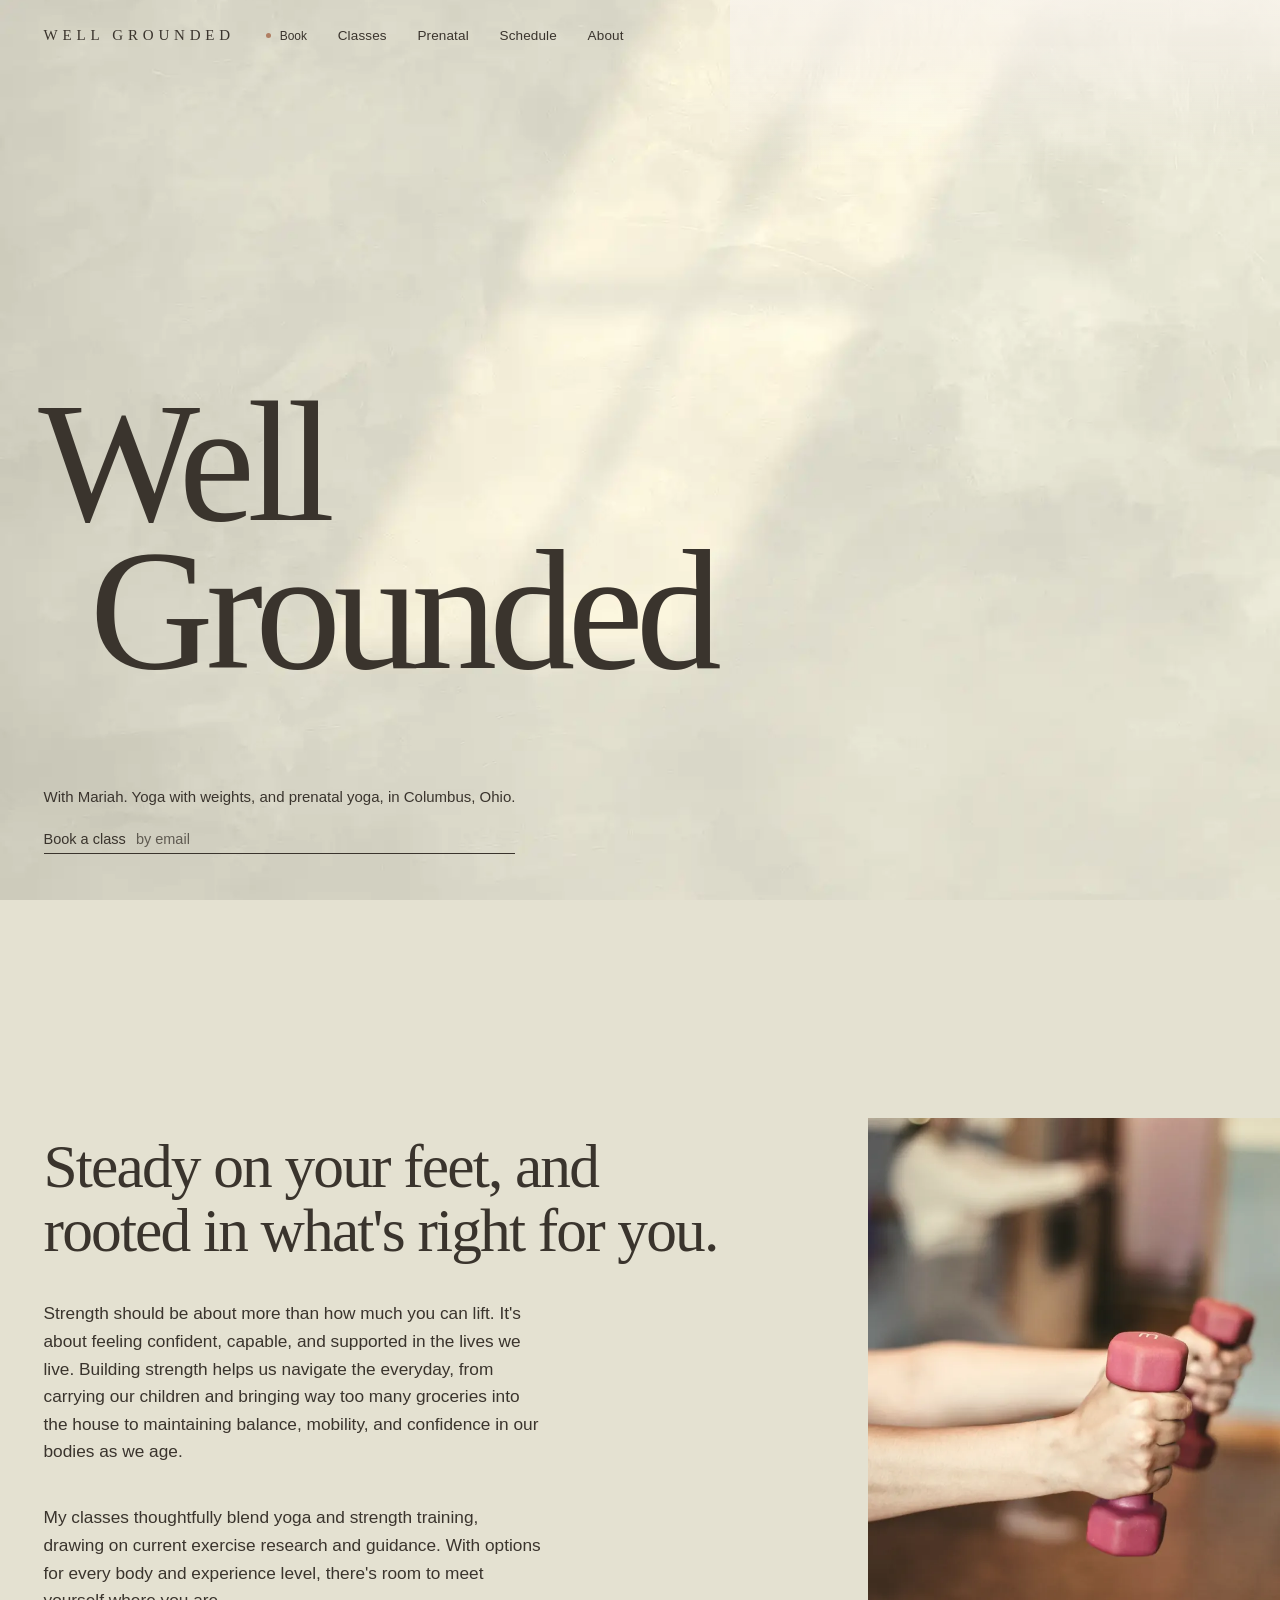
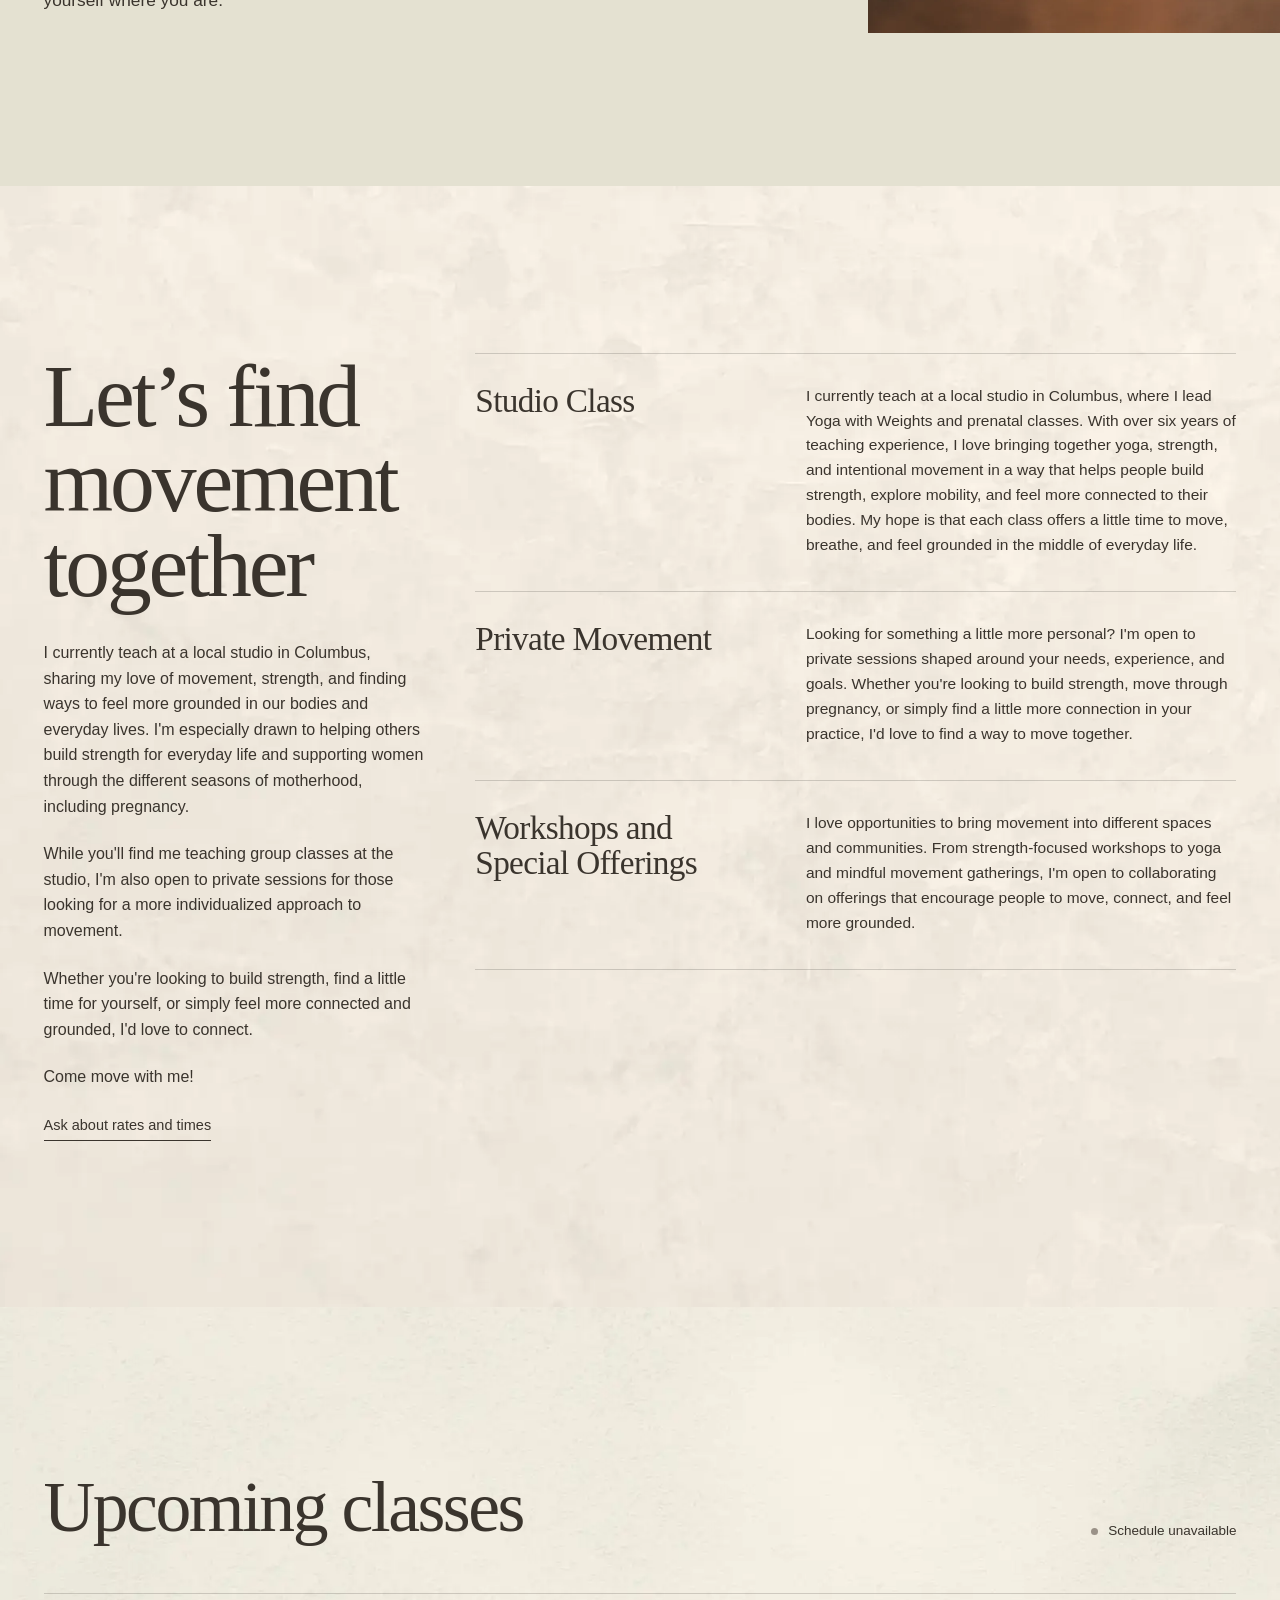
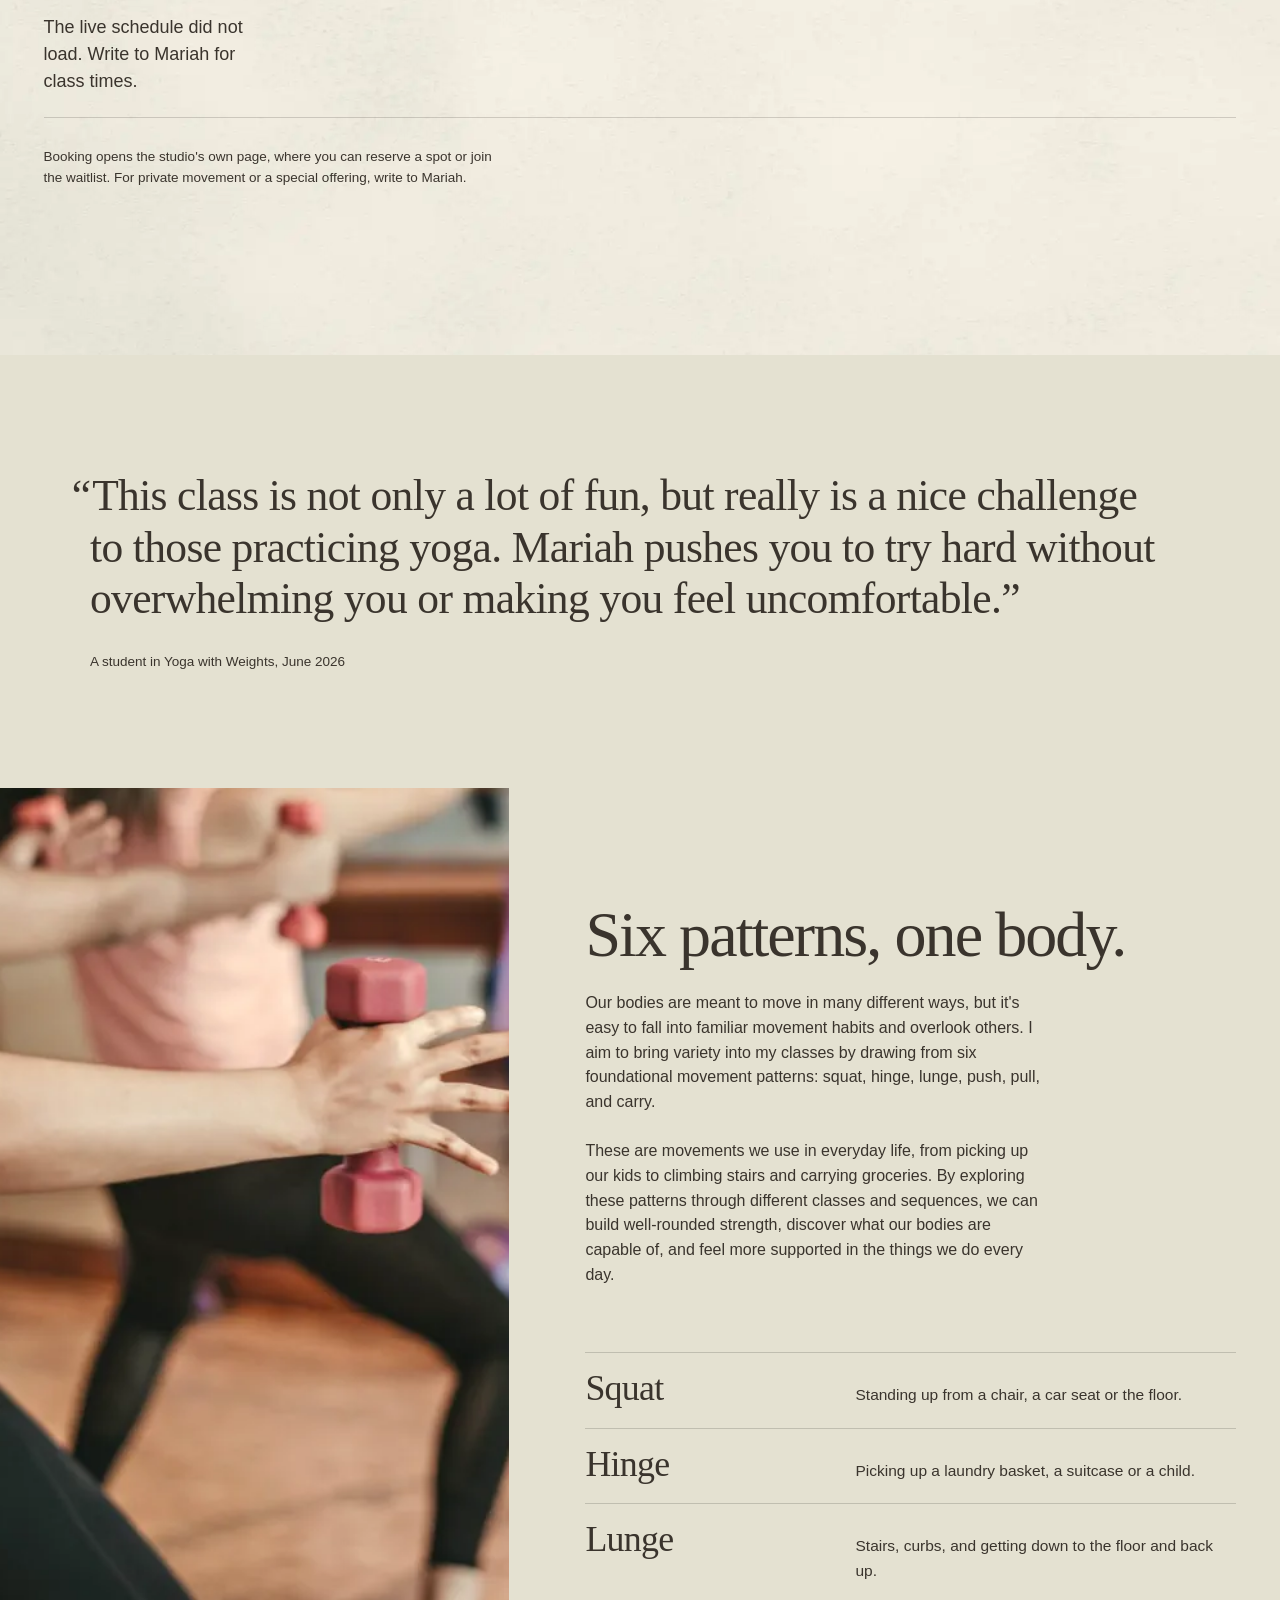
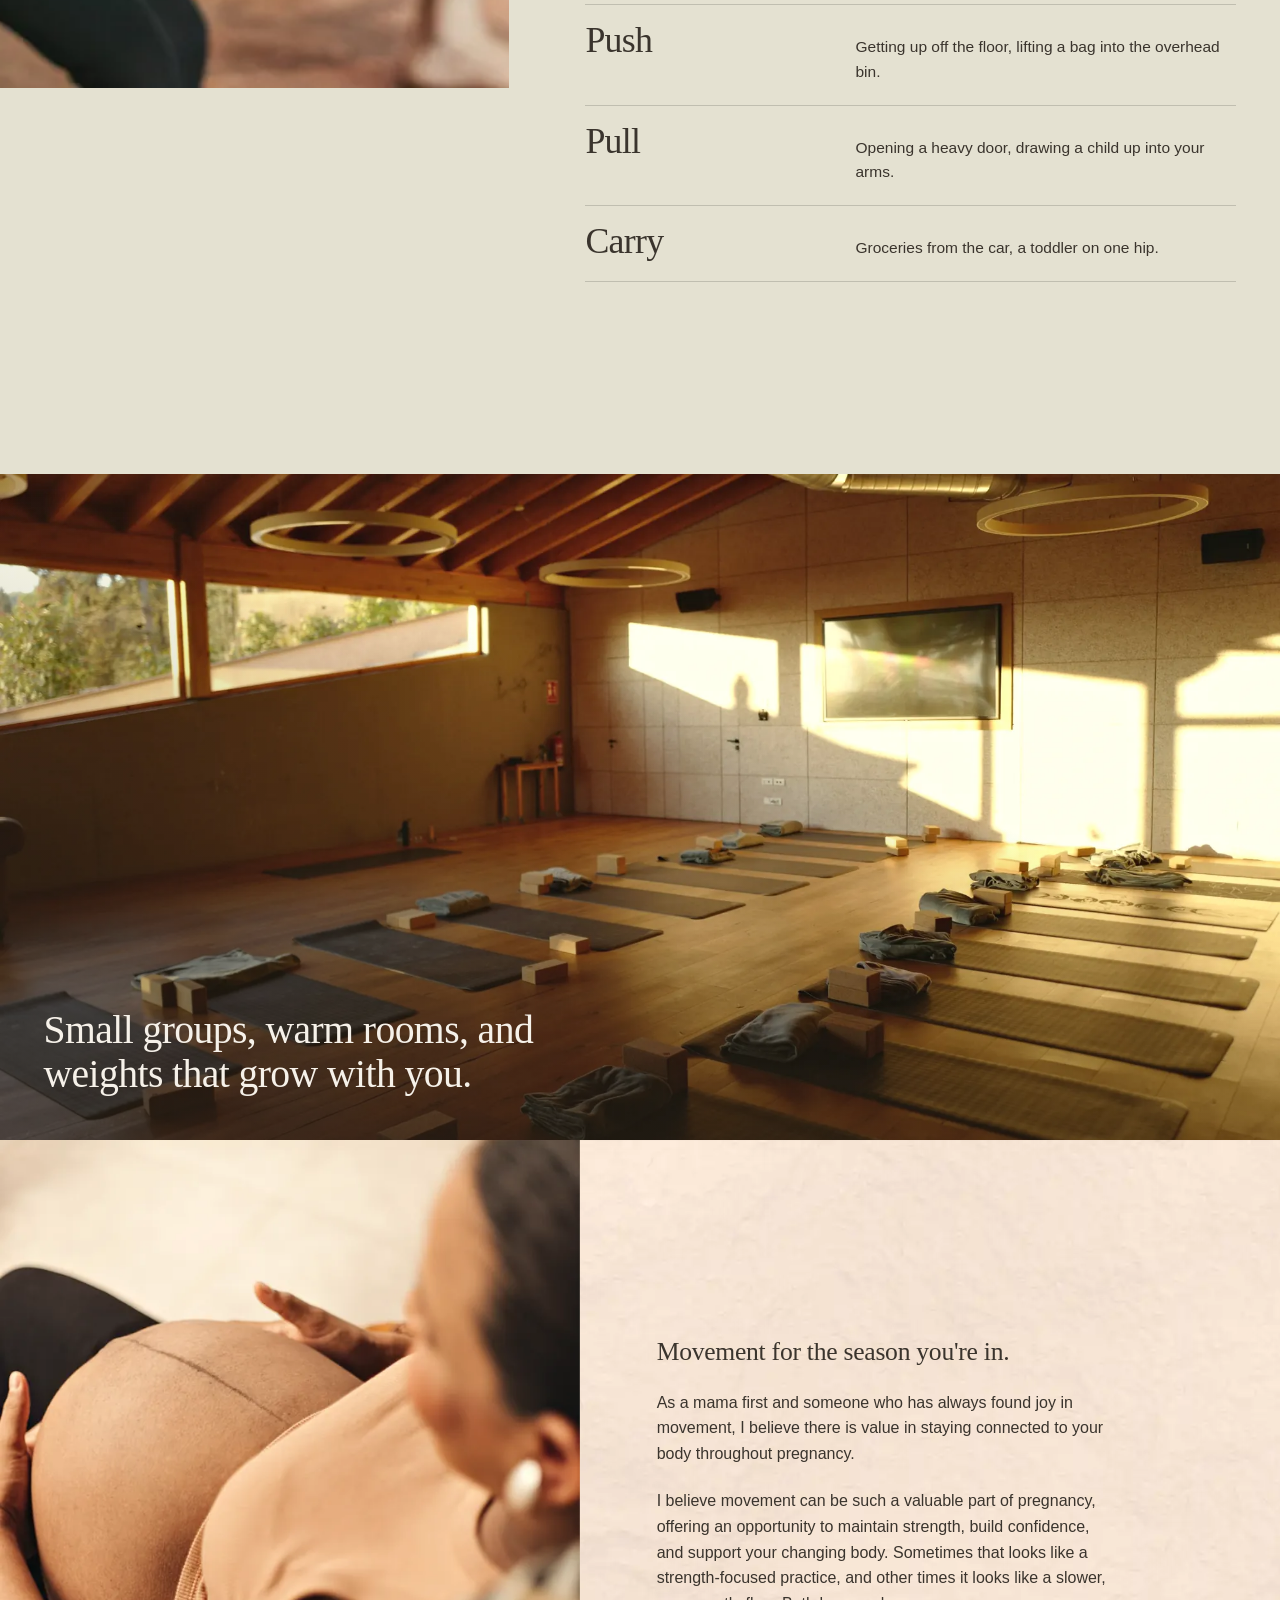
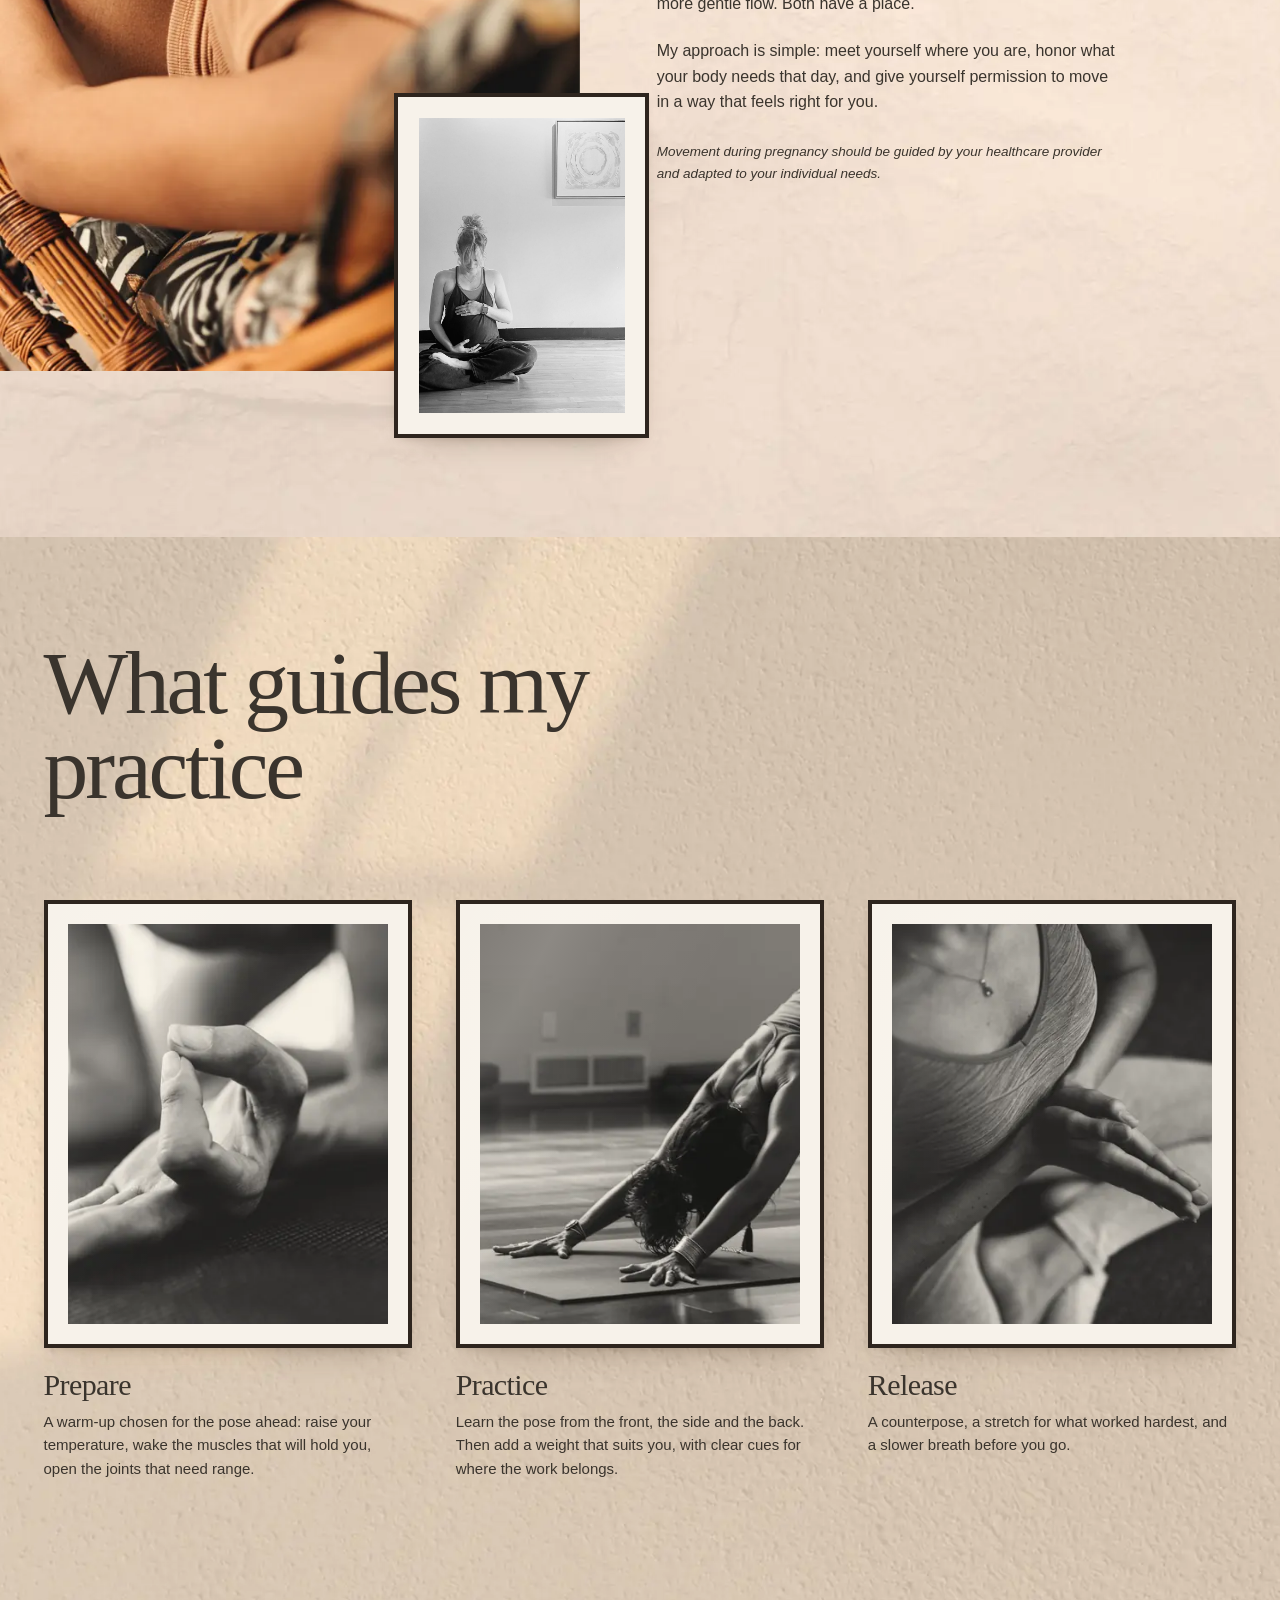
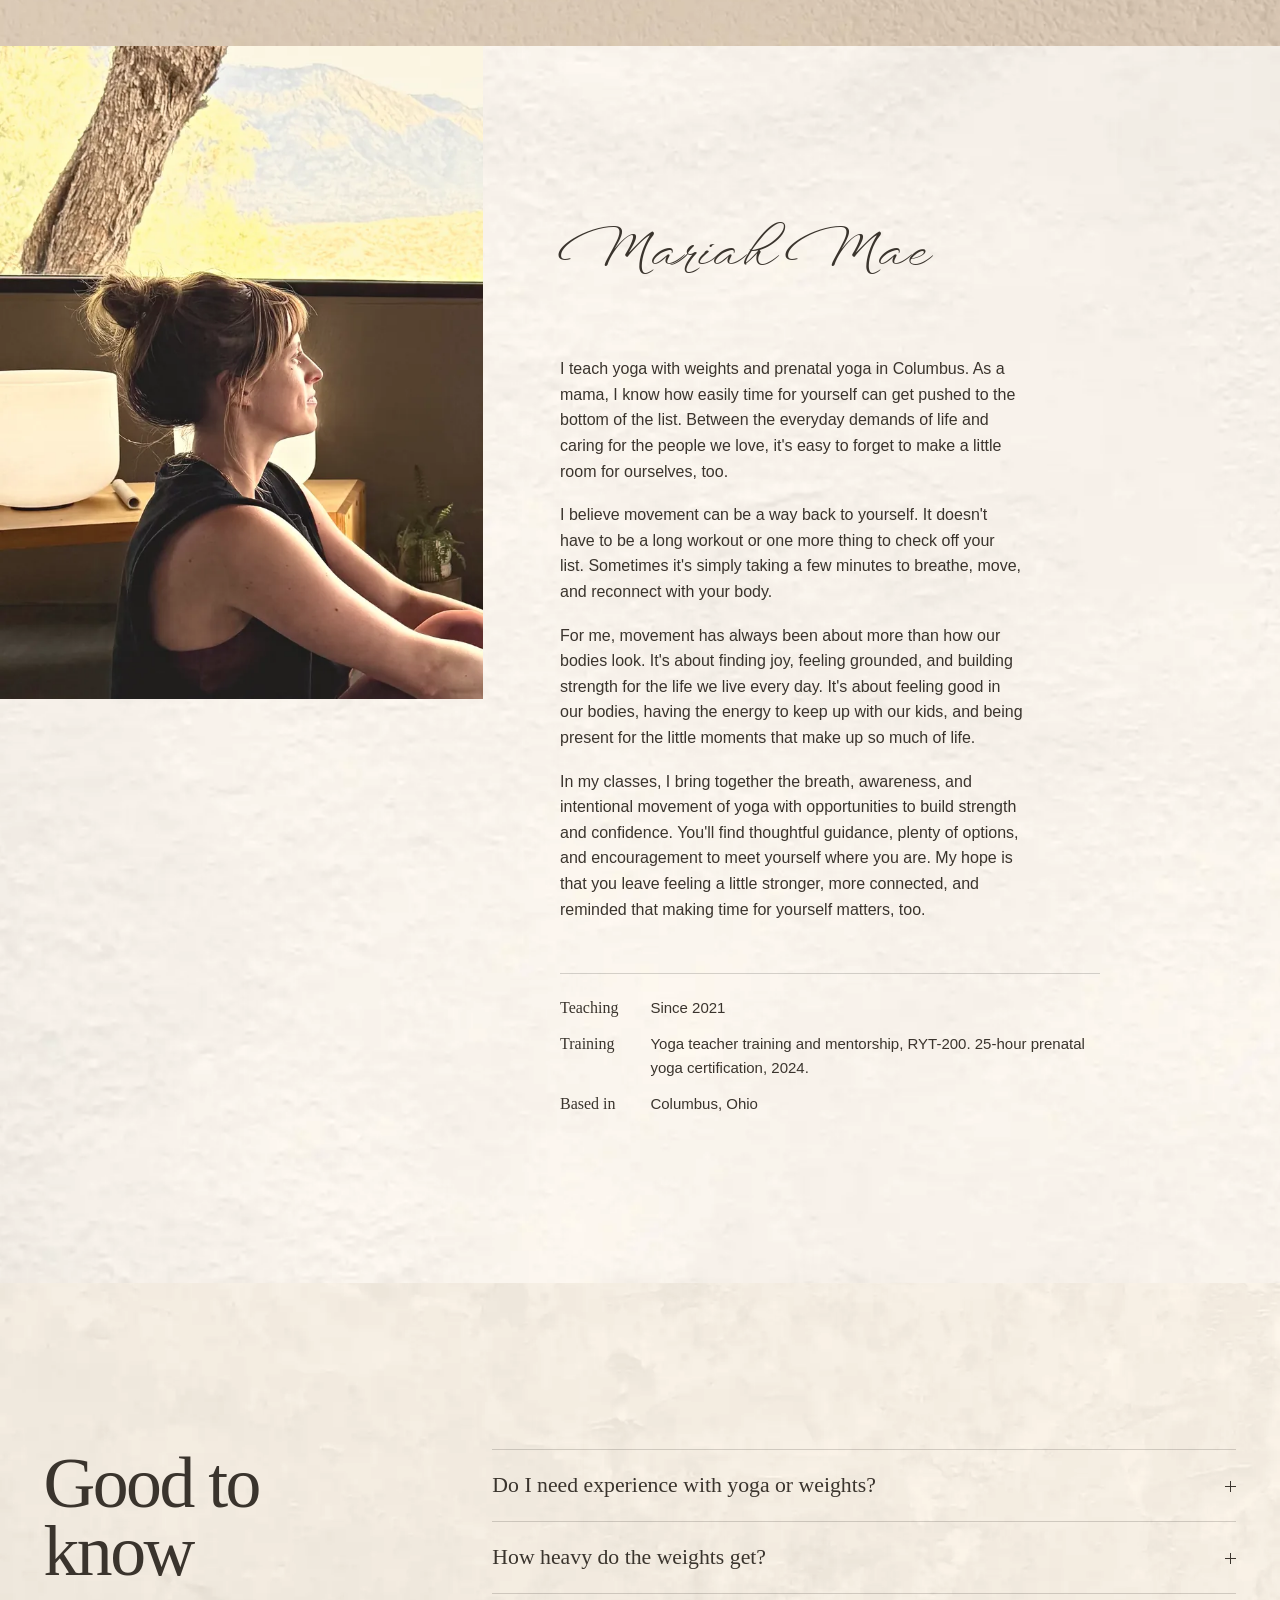
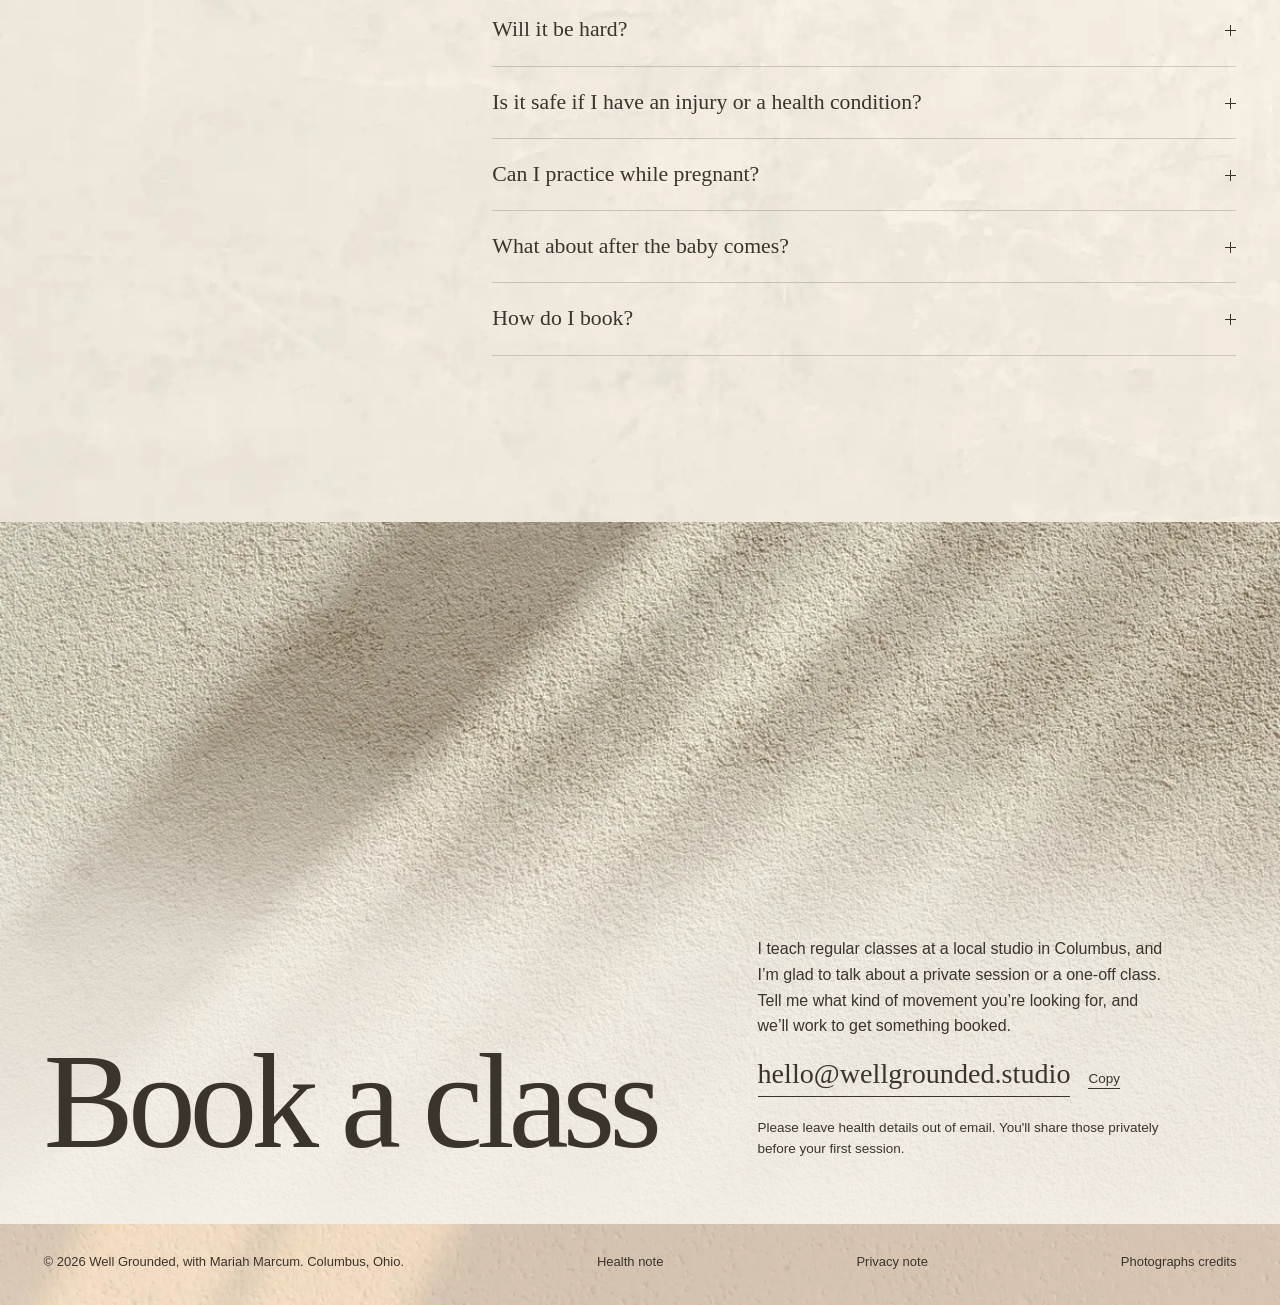
<file: index.html>
<!doctype html>
<html lang="en">
<head>
<meta charset="utf-8">
<meta name="viewport" content="width=device-width, initial-scale=1">
<title>Well Grounded, with Mariah Marcum</title>
<meta name="description" content="Yoga with weights, and prenatal yoga, with Mariah Marcum in Columbus, Ohio.">
<meta name="theme-color" content="#EEE9DF">
<script type="application/ld+json">
{"@context":"https://schema.org","@type":"LocalBusiness","@id":"https://wellgrounded.studio/#studio","name":"Well Grounded, with Mariah Marcum","alternateName":"Well Grounded","description":"Yoga with weights, and prenatal yoga, with Mariah Marcum in Columbus, Ohio.","url":"https://wellgrounded.studio/","email":"hello@wellgrounded.studio","image":"https://wellgrounded.studio/og.jpg","logo":"https://wellgrounded.studio/assets/brand/icon-512.png","areaServed":{"@type":"City","name":"Columbus","containedInPlace":{"@type":"State","name":"Ohio"}},"founder":{"@type":"Person","name":"Mariah Marcum","jobTitle":"Yoga teacher"},"knowsAbout":["Yoga","Yoga with weights","Prenatal yoga","Strength training"]}
</script>
<meta property="og:title" content="Well Grounded, with Mariah Marcum">
<meta property="og:description" content="Yoga with weights, and prenatal yoga, in Columbus, Ohio.">
<meta property="og:image" content="https://wellgrounded.studio/og.jpg">
<meta property="og:url" content="https://wellgrounded.studio/">
<meta property="og:type" content="website">
<meta name="twitter:card" content="summary_large_image">
<link rel="icon" type="image/png" sizes="32x32" href="assets/brand/favicon-32.png">
<link rel="apple-touch-icon" href="assets/brand/apple-touch-icon.png">
<link rel="canonical" href="https://wellgrounded.studio/">
<link rel="preconnect" href="https://api.fontshare.com" crossorigin>
<link rel="stylesheet" href="https://api.fontshare.com/v2/css?f[]=boska@300,400&f[]=switzer@300,400&display=swap">
<link rel="preload" as="image" href="assets/photo-golden/mariah-tree-1200.webp" type="image/webp">
<link rel="stylesheet" href="assets/css/site.css">
</head>
<body>
<a class="skip" href="#top">Skip to content</a>
<nav class="nav top" aria-label="Main">
  <div class="nav-brand">
    <a class="mark" href="#top">Well Grounded</a>
    <div class="nav-sub">
      <a class="book-dot" href="#book">Book</a>
      <ul id="menu">
        <li><a href="#classes">Classes</a></li>
        <li><a href="#prenatal">Prenatal</a></li>
        <li><a href="#schedule">Schedule</a></li>
        <li><a href="#about">About</a></li>
      </ul>
    </div>
  </div>
  <button class="menu-btn" aria-expanded="false" aria-controls="menu">Menu</button>
</nav>

<main id="top">
  <section class="hero" aria-labelledby="h1">
    <div class="shot reveal-img"><picture class="ph "><source type="image/webp" srcset="assets/photo-golden/mariah-tree-700.webp 700w, assets/photo-golden/mariah-tree-1200.webp 1200w, assets/photo-golden/mariah-tree-2000.webp 2000w" sizes="(max-width: 820px) 100vw, 43vw"><img src="assets/photo-golden/mariah-tree-1200.jpg" srcset="assets/photo-golden/mariah-tree-700.jpg 700w, assets/photo-golden/mariah-tree-1200.jpg 1200w, assets/photo-golden/mariah-tree-2000.jpg 2000w" sizes="(max-width: 820px) 100vw, 43vw" width="2000" height="2650" alt="Mariah in tree pose on a raked sand circle in the desert, late in the afternoon" loading="eager" fetchpriority="high" decoding="async" style="object-position:44% 0%"></picture></div>
    <h1 id="h1"><span class="w">Well</span><span class="l2"><span class="w">Grounded</span></span></h1>
    <div class="lede rv">
      <p><b>With Mariah.</b> Yoga with weights, and prenatal yoga, in Columbus, Ohio.</p>
      <a class="link" href="#book">Book a class <span>by email</span></a>
    </div>
  </section>

  <section class="statement" aria-label="Why weights">
    <div class="say">
      <p class="big rv">Steady on your feet, and <b>rooted in what's right for you.</b></p>
      <p class="sub rv">Strength should be about more than how much you can lift. It's about feeling confident, capable, and supported in the lives we live. Building strength helps us navigate the everyday, from carrying our children and bringing way too many groceries into the house to maintaining balance, mobility, and confidence in our bodies as we age.</p>
      <p class="sub rv">My classes thoughtfully blend yoga and strength training, drawing on current exercise research and guidance. With options for every body and experience level, there's room to meet yourself where you are.</p>
    </div>
    <figure class="side rv"><picture class="ph "><source type="image/webp" srcset="assets/photo-golden/hands-pink-700.webp 700w, assets/photo-golden/hands-pink-1200.webp 1200w, assets/photo-golden/hands-pink-2000.webp 2000w" sizes="(max-width: 820px) 100vw, 34vw"><img src="assets/photo-golden/hands-pink-1200.jpg" srcset="assets/photo-golden/hands-pink-700.jpg 700w, assets/photo-golden/hands-pink-1200.jpg 1200w, assets/photo-golden/hands-pink-2000.jpg 2000w" sizes="(max-width: 820px) 100vw, 34vw" width="2000" height="2760" alt="Two hands holding light pink dumbbells at shoulder height" loading="lazy" decoding="async" style="object-position:50% 45%"></picture></figure>
  </section>


  <section class="sheet classes" data-tx="stone" id="classes" aria-labelledby="h-classes">
    <div class="cgrid">
      <div class="cside"><h2 id="h-classes" class="rv">Let’s find movement together</h2><p class="rv">I currently teach at a local studio in Columbus, sharing my love of movement, strength, and finding ways to feel more grounded in our bodies and everyday lives. I'm especially drawn to helping others build strength for everyday life and supporting women through the different seasons of motherhood, including pregnancy.</p><p class="rv">While you'll find me teaching group classes at the studio, I'm also open to private sessions for those looking for a more individualized approach to movement.</p><p class="rv">Whether you're looking to build strength, find a little time for yourself, or simply feel more connected and grounded, I'd love to connect.</p><p class="rv"><b>Come move with me!</b></p><p class="rv"><a class="link" href="#book">Ask about rates and times</a></p></div>
      <ul class="rows">
      <li class="rv"><h3>Studio Class</h3><p>I currently teach at a local studio in Columbus, where I lead Yoga with Weights and prenatal classes. With over six years of teaching experience, I love bringing together yoga, strength, and intentional movement in a way that helps people build strength, explore mobility, and feel more connected to their bodies. My hope is that each class offers a little time to move, breathe, and feel grounded in the middle of everyday life.</p></li>
      <li class="rv"><h3>Private Movement</h3><p>Looking for something a little more personal? I'm open to private sessions shaped around your needs, experience, and goals. Whether you're looking to build strength, move through pregnancy, or simply find a little more connection in your practice, I'd love to find a way to move together.</p></li>
      <li class="rv"><h3>Workshops and Special Offerings</h3><p>I love opportunities to bring movement into different spaces and communities. From strength-focused workshops to yoga and mindful movement gatherings, I'm open to collaborating on offerings that encourage people to move, connect, and feel more grounded.</p></li>
      </ul>
    </div>
  </section>

  <section class="sheet schedule" data-tx="mist-lt" id="schedule" aria-labelledby="h-sched">
    <div class="shead">
      <h2 id="h-sched" class="rv">Upcoming classes</h2>
      <p class="live rv" aria-live="polite"><span class="dot" aria-hidden="true"></span><span class="ltext">Checking the live schedule</span></p>
    </div>
    <ol class="slist" aria-busy="true">
      <li class="ghost"></li><li class="ghost"></li><li class="ghost"></li><li class="ghost"></li>
    </ol>
    <p class="snote rv">Booking opens the studio's own page, where you can reserve a spot or join the waitlist. For private movement or a special offering, <a class="u" href="#book">write to Mariah</a>.</p>
  </section>

  <section class="sheet voice" aria-label="What a student said">
    <figure class="rv">
      <blockquote><p>This class is not only a lot of fun, but really is a nice challenge to those practicing yoga. Mariah <b>pushes you to try hard without overwhelming you</b> or making you feel uncomfortable.</p></blockquote>
      <figcaption>A student in Yoga with Weights, June 2026</figcaption>
    </figure>
  </section>

  <section class="patterns" aria-labelledby="h-pat">
    <figure class="stick"><picture class="ph "><source type="image/webp" srcset="assets/photo-golden/class-weights-700.webp 700w, assets/photo-golden/class-weights-1200.webp 1200w, assets/photo-golden/class-weights-2000.webp 2000w" sizes="(max-width: 820px) 100vw, 40vw"><img src="assets/photo-golden/class-weights-1200.jpg" srcset="assets/photo-golden/class-weights-700.jpg 700w, assets/photo-golden/class-weights-1200.jpg 1200w, assets/photo-golden/class-weights-2000.jpg 2000w" sizes="(max-width: 820px) 100vw, 40vw" width="2000" height="2000" alt="A small class lunging with light dumbbells" loading="lazy" decoding="async" style="object-position:40% 50%"></picture></figure>
    <div>
      <div class="head rv">
        <h2 id="h-pat">Six patterns, <b>one body.</b></h2>
        <p>Our bodies are meant to move in many different ways, but it's easy to fall into familiar movement habits and overlook others. I aim to bring variety into my classes by drawing from six foundational movement patterns: squat, hinge, lunge, push, pull, and carry.</p>
        <p>These are movements we use in everyday life, from picking up our kids to climbing stairs and carrying groceries. By exploring these patterns through different classes and sequences, we can build well-rounded strength, discover what our bodies are capable of, and feel more supported in the things we do every day.</p>
      </div>
      <ol class="plist">
        <li class="rv"><h3>Squat</h3><p>Standing up from a chair, a car seat or the floor.</p></li>
        <li class="rv"><h3>Hinge</h3><p>Picking up a laundry basket, a suitcase or a child.</p></li>
        <li class="rv"><h3>Lunge</h3><p>Stairs, curbs, and getting down to the floor and back up.</p></li>
        <li class="rv"><h3>Push</h3><p>Getting up off the floor, lifting a bag into the overhead bin.</p></li>
        <li class="rv"><h3>Pull</h3><p>Opening a heavy door, drawing a child up into your arms.</p></li>
        <li class="rv"><h3>Carry</h3><p>Groceries from the car, a toddler on one hip.</p></li>
      </ol>
    </div>
  </section>

  <section class="band"><picture class="ph "><source type="image/webp" srcset="assets/photo-golden/studio-golden-700.webp 700w, assets/photo-golden/studio-golden-1200.webp 1200w, assets/photo-golden/studio-golden-2000.webp 2000w" sizes="100vw"><img src="assets/photo-golden/studio-golden-1200.jpg" srcset="assets/photo-golden/studio-golden-700.jpg 700w, assets/photo-golden/studio-golden-1200.jpg 1200w, assets/photo-golden/studio-golden-2000.jpg 2000w" sizes="100vw" width="2000" height="1333" alt="" loading="lazy" decoding="async" style="object-position:50% 60%"></picture><p class="q">Small groups, warm rooms, and weights that <b>grow with you.</b></p></section>

  <section class="sheet prenatal" data-tx="blush" id="prenatal" aria-labelledby="h-pre">
    <div class="tall rv">
      <picture class="ph reveal-img"><source type="image/webp" srcset="assets/photo-golden/preg-rattan-700.webp 700w, assets/photo-golden/preg-rattan-1200.webp 1200w, assets/photo-golden/preg-rattan-2000.webp 2000w" sizes="(max-width: 820px) 90vw, 45vw"><img src="assets/photo-golden/preg-rattan-1200.jpg" srcset="assets/photo-golden/preg-rattan-700.jpg 700w, assets/photo-golden/preg-rattan-1200.jpg 1200w, assets/photo-golden/preg-rattan-2000.jpg 2000w" sizes="(max-width: 820px) 90vw, 45vw" width="2000" height="3000" alt="A pregnant woman resting in a rattan chair, hands on her belly" loading="lazy" decoding="async" style="object-position:45% 50%"></picture>
      <div class="inset"><div class="frame"><div class="mat"><picture class="ph"><img src="assets/photo-golden/mariah-prenatal-bw.jpg" width="1000" height="1111" alt="Mariah seated cross-legged, holding her pregnant belly" loading="lazy" decoding="async"></picture></div></div></div>
    </div>
    <div>
      <h2 id="h-pre" class="lead rv">Movement for the season you're in.</h2>
      <p class="body rv">As a mama first and someone who has always found joy in movement, I believe there is value in staying connected to your body throughout pregnancy.</p>
      <p class="body rv">I believe movement can be such a valuable part of pregnancy, offering an opportunity to maintain strength, build confidence, and support your changing body. Sometimes that looks like a strength-focused practice, and other times it looks like a slower, more gentle flow. Both have a place.</p>
      <p class="body rv">My approach is simple: meet yourself where you are, honor what your body needs that day, and give yourself permission to move in a way that feels right for you.</p>
      <p class="note rv"><em>Movement during pregnancy should be guided by your healthcare provider and adapted to your individual needs.</em></p>
    </div>
  </section>

  <section class="sheet method" data-tx="sand" aria-labelledby="h-method">
    <div class="intro"><h2 id="h-method" class="huge rv">What guides my practice</h2></div>
    <div class="prints">
      <figure class="print rv"><div class="frame"><div class="mat"><picture class="ph "><source type="image/webp" srcset="assets/photo-golden/mudra-bw-700.webp 700w, assets/photo-golden/mudra-bw-1200.webp 1200w, assets/photo-golden/mudra-bw-2000.webp 2000w" sizes="(max-width: 820px) 90vw, 30vw"><img src="assets/photo-golden/mudra-bw-1200.jpg" srcset="assets/photo-golden/mudra-bw-700.jpg 700w, assets/photo-golden/mudra-bw-1200.jpg 1200w, assets/photo-golden/mudra-bw-2000.jpg 2000w" sizes="(max-width: 820px) 90vw, 30vw" width="2000" height="1331" alt="A hand resting on a mat in a seated pose" loading="lazy" decoding="async"></picture></div></div><figcaption><b>Prepare</b> A warm-up chosen for the pose ahead: raise your temperature, wake the muscles that will hold you, open the joints that need range.</figcaption></figure>
      <figure class="print rv"><div class="frame"><div class="mat"><picture class="ph "><source type="image/webp" srcset="assets/photo-golden/down-dog-bw-700.webp 700w, assets/photo-golden/down-dog-bw-1200.webp 1200w, assets/photo-golden/down-dog-bw-2000.webp 2000w" sizes="(max-width: 820px) 90vw, 30vw"><img src="assets/photo-golden/down-dog-bw-1200.jpg" srcset="assets/photo-golden/down-dog-bw-700.jpg 700w, assets/photo-golden/down-dog-bw-1200.jpg 1200w, assets/photo-golden/down-dog-bw-2000.jpg 2000w" sizes="(max-width: 820px) 90vw, 30vw" width="2000" height="1333" alt="A woman in downward-facing dog in a studio" loading="lazy" decoding="async"></picture></div></div><figcaption><b>Practice</b> Learn the pose from the front, the side and the back. Then add a weight that suits you, with clear cues for where the work belongs.</figcaption></figure>
      <figure class="print rv"><div class="frame"><div class="mat"><picture class="ph "><source type="image/webp" srcset="assets/photo-golden/knee-bw-700.webp 700w, assets/photo-golden/knee-bw-1200.webp 1200w, assets/photo-golden/knee-bw-2000.webp 2000w" sizes="(max-width: 820px) 90vw, 30vw"><img src="assets/photo-golden/knee-bw-1200.jpg" srcset="assets/photo-golden/knee-bw-700.jpg 700w, assets/photo-golden/knee-bw-1200.jpg 1200w, assets/photo-golden/knee-bw-2000.jpg 2000w" sizes="(max-width: 820px) 90vw, 30vw" width="2000" height="1331" alt="Hands resting on a knee in a seated stretch" loading="lazy" decoding="async"></picture></div></div><figcaption><b>Release</b> A counterpose, a stretch for what worked hardest, and a slower breath before you go.</figcaption></figure>
    </div>
  </section>


  <section class="sheet about" data-tx="oat" id="about" aria-labelledby="h-about">
    <figure class="rv"><picture class="ph "><source type="image/webp" srcset="assets/photo-golden/mariah-window-700.webp 700w, assets/photo-golden/mariah-window-1200.webp 1200w, assets/photo-golden/mariah-window-2000.webp 2000w" sizes="(max-width: 820px) 100vw, 40vw"><img src="assets/photo-golden/mariah-window-1200.jpg" srcset="assets/photo-golden/mariah-window-700.jpg 700w, assets/photo-golden/mariah-window-1200.jpg 1200w, assets/photo-golden/mariah-window-2000.jpg 2000w" sizes="(max-width: 820px) 100vw, 40vw" width="1585" height="2636" alt="Mariah seated by a studio window, looking out toward the mountains" loading="lazy" decoding="async" style="object-position:50% 38%"></picture></figure>
    <div>
      <h2 id="h-about" class="sig"><span class="vh">Mariah Mae</span><span class="sigtext" aria-hidden="true">Mariah Mae</span></h2>
      <div class="body rv">
        <p>I teach yoga with weights and prenatal yoga in Columbus. As a mama, I know how easily time for yourself can get pushed to the bottom of the list. Between the everyday demands of life and caring for the people we love, it's easy to forget to make a little room for ourselves, too.</p>
        <p>I believe movement can be a way back to yourself. It doesn't have to be a long workout or one more thing to check off your list. Sometimes it's simply taking a few minutes to breathe, move, and reconnect with your body.</p>
        <p>For me, movement has always been about more than how our bodies look. It's about finding joy, feeling grounded, and building strength for the life we live every day. It's about feeling good in our bodies, having the energy to keep up with our kids, and being present for the little moments that make up so much of life.</p>
        <p>In my classes, I bring together the breath, awareness, and intentional movement of yoga with opportunities to build strength and confidence. You'll find thoughtful guidance, plenty of options, and encouragement to meet yourself where you are. My hope is that you leave feeling a little stronger, more connected, and reminded that making time for yourself matters, too.</p>
      </div>
      <dl class="rv"><dt>Teaching</dt><dd>Since 2021</dd><dt>Training</dt><dd>Yoga teacher training and mentorship, RYT-200. 25-hour prenatal yoga certification, 2024.</dd><dt>Based in</dt><dd>Columbus, Ohio</dd></dl>
    </div>
  </section>

  <section class="sheet faq" data-tx="stone" id="questions" aria-labelledby="h-faq">
    <div class="fgrid">
      <h2 id="h-faq" class="rv">Good to know</h2>
      <div class="flist">
      <details class="rv"><summary>Do I need experience with yoga or weights?</summary><p>No. Every pose has a simpler version, and you'll learn each strength pattern without weight before you add any.</p></details>
      <details class="rv"><summary>How heavy do the weights get?</summary><p>You start with a load you can control for every rep with steady breath, and go heavier as you get stronger. There's a range of dumbbells for every level.</p></details>
      <details class="rv"><summary>Will it be hard?</summary><p>It should feel challenging but controlled, about a 6 or 7 out of 10. You should always be able to breathe and talk in short sentences.</p></details>
      <details class="rv"><summary>Is it safe if I have an injury or a health condition?</summary><p>Often, with changes. Check with your clinician first and let Mariah know before class. Some conditions call for a private session to start.</p></details>
      <details class="rv"><summary>Can I practice while pregnant?</summary><p>Usually yes, with your provider's okay, in any trimester. You'll start with body weight and light loads and adjust as you go. Your provider has the final word.</p></details>
      <details class="rv"><summary>What about after the baby comes?</summary><p>Gentle breath and pelvic floor work can begin early, with your provider's okay. A return to loaded strength work comes gradually, often with input from a pelvic floor physical therapist.</p></details>
      <details class="rv"><summary>How do I book?</summary><p>For studio classes, choose a class under Upcoming classes and book it on the studio's page. For private movement or a special offering, write to Mariah.</p></details>
      </div>
    </div>
  </section>

  <section class="contact" id="book" aria-labelledby="h-book">
    <picture class="ph "><source type="image/webp" srcset="assets/photo-golden/plaster-light-700.webp 700w, assets/photo-golden/plaster-light-1200.webp 1200w, assets/photo-golden/plaster-light-2000.webp 2000w" sizes="(min-width: 1700px) 100vw, 1200px"><img src="assets/photo-golden/plaster-light-1200.jpg" srcset="assets/photo-golden/plaster-light-700.jpg 700w, assets/photo-golden/plaster-light-1200.jpg 1200w, assets/photo-golden/plaster-light-2000.jpg 2000w" sizes="(min-width: 1700px) 100vw, 1200px" width="2000" height="1333" alt="" loading="lazy" decoding="async"></picture>
    <div class="in">
      <h2 id="h-book" class="rv">Book a class</h2>
      <div class="c rv">
        <p>I teach regular classes at a local studio in Columbus, and I’m glad to talk about a private session or a one-off class. Tell me what kind of movement you’re looking for, and we’ll work to get something booked.</p>
        <p class="mailrow"><a class="mail" href="mailto:hello@wellgrounded.studio">hello@wellgrounded.studio</a><button class="copy" type="button" data-copy="hello@wellgrounded.studio">Copy</button><span class="copied" role="status" aria-live="polite"></span></p>
        <p class="small">Please leave health details out of email. You'll share those privately before your first session.</p>
      </div>
    </div>
  </section>
</main>
<footer>
  <span>&copy; 2026 Well Grounded, with Mariah Marcum. Columbus, Ohio.</span>
  <details><summary>Health <span class="u">note</span></summary><p>Classes are general fitness instruction, not medical advice. Check with your doctor or midwife before you start, especially during pregnancy, after a birth or with an injury, and stop if anything feels wrong.</p></details>
  <details><summary>Privacy <span class="u">note</span></summary><p>This site sets no cookies and runs no analytics. The class schedule loads from the studio's booking system (Momence) and the type from Fontshare, so those services see your browser's address when the page loads. Booking happens on the studio's own page, under its policies.</p></details>
  <details><summary>Photographs <span class="u">credits</span></summary><p>Photographs of Mariah are her own. The others are stand-ins under the Unsplash License until her shoot: <a href="https://unsplash.com/photos/person-holding-pink-and-white-dumbbells-lB6lbkbe1XA">@jules19</a>, <a href="https://unsplash.com/photos/woman-in-white-shirt-and-black-pants-doing-yoga-2YCy6l14Opo">@jules19</a>, <a href="https://unsplash.com/photos/a-row-of-yoga-mats-sitting-on-top-of-a-wooden-floor-IqZ4LlU8_Cs">@johncollins1</a>, <a href="https://unsplash.com/photos/a-person-standing-on-a-yoga-mat-on-the-floor-G9H5edUL0T8">@bearsnap</a>, <a href="https://unsplash.com/photos/a-person-standing-on-a-yoga-mat-on-the-floor-AX8cf6mkCzw">@bearsnap</a>, <a href="https://unsplash.com/photos/a-large-room-with-a-lot-of-yoga-mats-on-the-floor-dwka5DDrnY0">@pukhalskaya_olga</a>, <a href="https://unsplash.com/photos/woman-in-white-tank-top-and-black-shorts-sitting-on-brown-wooden-floor-LRcPNV8HQ3Q">@emdjay</a>, <a href="https://unsplash.com/photos/a-pregnant-woman-in-black-pants-and-a-tan-tank-top-qH3kUl3JUxc">@jefersonsantu</a>, <a href="https://unsplash.com/photos/a-pregnant-woman-sitting-in-a-wicker-chair-t69LuHAFtW4">@jefersonsantu</a>, <a href="https://unsplash.com/photos/brown-and-white-concrete-staircase-84NhYJL1GnE">@rooraggio</a>, <a href="https://unsplash.com/photos/light-and-shadow-on-a-textured-surface-TWf2BwFn0sY">@pawel_czerwinski</a>, <a href="https://unsplash.com/photos/a-vase-with-dried-flowers-on-a-wooden-table-RZ_i2lmpiRQ">@siorraidh</a>, <a href="https://unsplash.com/photos/green-plant-on-white-table-VcIznGsqU7Q">@xinimini</a>, <a href="https://unsplash.com/photos/a-yoga-mat-with-two-blocks-on-top-of-it-b8Q5fHBsyik">@samsheppardphoto</a>, <a href="https://unsplash.com/photos/a-large-building-with-large-windows-CFZ6-SEOKeY">@jekkiliciouss</a>, <a href="https://unsplash.com/photos/a-woman-sitting-on-a-yoga-mat-in-a-room-BPWTDYf7ICI">@lookphoto</a>, <a href="https://unsplash.com/photos/woman-in-white-tank-top-standing-beside-white-wall-PG3XeL1uWdU">@fiwol</a>, <a href="https://unsplash.com/photos/a-woman-in-a-yoga-pose-in-front-of-a-window-kjJURU0RmWM">@lookphoto</a>, <a href="https://unsplash.com/photos/a-group-of-people-sitting-on-top-of-a-lush-green-field-YEjwA2TofhQ">@mareawellness</a>, <a href="https://unsplash.com/photos/a-group-of-people-sitting-in-a-circle-in-a-room-ciqbTWuGgBI">@dillydallying</a>, <a href="https://unsplash.com/photos/woman-in-black-and-white-floral-brassiere-and-black-pants-kneeling-on-pink-yoga-mat-6LMRstrUWUE">@ohhbee</a>, <a href="https://unsplash.com/photos/woman-performing-yoga-t1NEMSm1rgI">@danewett</a>, <a href="https://unsplash.com/photos/a-woman-is-sitting-on-a-yoga-mat-IUj0G8A8c5c">@wildsoulmagsyogi</a>, <a href="https://unsplash.com/photos/a-woman-sitting-on-the-floor-in-a-yoga-pose-vDV-JauWp3Q">@alireza_skndari</a>, <a href="https://unsplash.com/photos/young-woman-in-white-clothes-sitting-near-window-5VlgToLnkoY">@haiiipo</a>, <a href="https://unsplash.com/photos/woman-in-black-tank-top-lying-on-white-bed-LKtTbJM4do8">@hlthomas</a>, <a href="https://unsplash.com/photos/a-woman-sitting-in-a-chair-dPgK_HnaY0w">@anthonytran</a>, <a href="https://unsplash.com/photos/woman-in-black-tank-top-and-black-pants-bending-her-body-on-floor-UxkcSzRWM2s">@ginnyrose</a>, <a href="https://unsplash.com/photos/grayscale-photo-of-persons-hand-nDnLMXYqOVs">@thlt_lcx</a>, <a href="https://unsplash.com/photos/woman-in-white-tank-top-and-black-pants-sitting-on-floor-mdfOR_YYSJY">@hlthomas</a>, <a href="https://unsplash.com/photos/a-black-and-white-photo-of-a-pregnant-woman-avkjGGhRr-4">@jefersonsantu</a>, <a href="https://unsplash.com/photos/a-black-and-white-photo-of-dumbbells-and-a-yoga-mat-HJQivJQwVkE">@vdphotography</a>, <a href="https://unsplash.com/photos/woman-in-white-tank-top-and-panty-eZIE5ZFR7Cs">@thlt_lcx</a>, <a href="https://unsplash.com/photos/woman-in-white-shirt-and-black-pants-doing-yoga-2YCy6l14Opo">@jules19</a>.</p></details>
</footer>

<script src="assets/js/vendor/gsap.min.js"></script>
<script src="assets/js/vendor/ScrollTrigger.min.js"></script>
<script src="assets/js/vendor/lenis.min.js"></script>
<script src="assets/js/site.js"></script>
</body>
</html>
</file>
<file: assets/css/site.css>
/* Well Grounded, with Mariah Marcum: site styles.
   Brand rules are in AGENTS.md at the repo root. Colours and fonts are set in :root below. */
:root{
  --mist:#E4E1D1; --mist-lt:#ECE8DC; --stone:#F0E9DE; --oat:#F6F1E9; --blush:#F1DFD0; --sand:#DCCAB6; --clay:#B07E62;
  --ink:#3A342D; --ink-2:#6A6157;
  --display:'Boska', Georgia, serif; --text:'Switzer', 'Helvetica Neue', Arial, sans-serif;
  --pad:clamp(20px, 3.4vw, 56px); --ease:cubic-bezier(.16,1,.3,1);
}
*{box-sizing:border-box}
html{background:var(--mist);-webkit-text-size-adjust:100%}
body::before{content:"";position:fixed;inset:0;z-index:-1;background:var(--mist) url(../texture-golden/wall.webp) center/cover no-repeat}
.tx-stone,.tx-blush,.tx-sand,.tx-mist-lt,.tx-oat{background-color:var(--bg)}
[data-tx=stone]{--bg:var(--stone)} [data-tx=blush]{--bg:var(--blush)} [data-tx=sand]{--bg:var(--sand)} [data-tx=mist-lt]{--bg:var(--mist-lt)} [data-tx=oat]{--bg:var(--oat)}
[data-tx]{background-color:var(--bg)}
.tx-stone{background:var(--stone) url(../texture-golden/stone.webp) center/cover}
.tx-blush{background:var(--blush) url(../texture-golden/blush.webp) center/cover}
.tx-sand{background:var(--sand) url(../texture-golden/sand.webp) center/cover}
.tx-mist-lt{background:var(--mist-lt) url(../texture-golden/mist-lt.webp) center/cover}
.tx-oat{background:var(--oat) url(../texture-golden/oat.webp) center/cover}
html.lenis,html.lenis body{height:auto} .lenis.lenis-smooth{scroll-behavior:auto!important}
body{margin:0;color:var(--ink);font:300 16.5px/1.6 var(--text);-webkit-font-smoothing:antialiased;text-rendering:optimizeLegibility}
a{color:inherit} p{margin:0} h1,h2,h3{margin:0;font-weight:300}
b{font-weight:400}
.skip{position:absolute;left:12px;top:-60px;z-index:50;background:var(--ink);color:var(--oat);padding:10px 14px;font-size:14px;text-decoration:none} .skip:focus{top:12px}
.vh{position:absolute!important;width:1px;height:1px;overflow:hidden;clip:rect(0 0 0 0);white-space:nowrap}
.ph{display:block;overflow:hidden;position:relative}
.ph img{display:block;width:100%;height:100%;object-fit:cover}
.d{font-family:var(--display);font-weight:300;letter-spacing:-.02em}
.d b{font-weight:400}

/* nav */
.nav{position:fixed;top:0;left:0;right:0;z-index:20;display:flex;align-items:center;justify-content:space-between;padding:24px var(--pad);color:var(--ink);transition:color .5s,background-color .5s,padding .5s var(--ease)}
.nav{transition:color .5s,background-color .5s,padding .5s var(--ease),transform .55s var(--ease),box-shadow .5s}
.nav.solid{background:rgba(238,233,223,.9);backdrop-filter:blur(14px) saturate(1.1);-webkit-backdrop-filter:blur(14px) saturate(1.1);padding-top:15px;padding-bottom:15px;box-shadow:0 1px 0 rgba(58,52,45,.08)}
.nav.away{transform:translateY(-100%)}
@media (prefers-reduced-motion: reduce){ .nav.away{transform:none} }
.nav[data-tone=light]{color:var(--oat)} .nav.solid[data-tone=light]{background:rgba(74,71,67,.9)}

.mark{font:400 15px/1 var(--display);letter-spacing:.32em;text-transform:uppercase;text-decoration:none;white-space:nowrap}

.nav-brand{display:flex;align-items:center;gap:clamp(18px,2.4vw,40px)}
.nav-sub{display:flex;align-items:center;gap:clamp(16px,2.4vw,40px)}
.nav-brand .book-dot{font:400 12px/1 var(--text)}
.nav ul{list-style:none;margin:0;padding:0;display:flex;gap:clamp(16px,2.4vw,40px);font:400 13.5px/1 var(--text);letter-spacing:.01em}
.nav ul li{white-space:nowrap}
.nav a{text-decoration:none;position:relative;padding:4px 0}
.nav ul a::after,.u::after{content:"";position:absolute;left:0;right:0;bottom:-2px;height:1px;background:currentColor;transform:scaleX(0);transform-origin:right;transition:transform .6s var(--ease)}
.nav ul a:hover::after,.u:hover::after,.nav ul a:focus-visible::after{transform:scaleX(1);transform-origin:left}
.book-dot::before{content:"";display:inline-block;width:5px;height:5px;border-radius:50%;background:var(--clay);margin-right:9px;vertical-align:2px}
.menu-btn{display:none}
.link{display:inline-flex;gap:.7em;align-items:baseline;font:400 14.5px/1 var(--text);text-decoration:none;padding-bottom:7px;border-bottom:1px solid currentColor;transition:gap .6s var(--ease),transform .6s var(--ease)}
.link:hover{gap:1.1em}
.cside .link{transition:transform .6s var(--ease)}
.cside .link:hover{gap:.7em;transform:translateX(6px)}
.link span{font-weight:300;opacity:.75}
.u{position:relative;text-decoration:none}

/* hero */
.hero{position:relative;height:100vh;height:100svh;min-height:640px;overflow:hidden;--split:57vw}
.hero .shot{position:absolute;top:0;bottom:0;left:var(--split);right:0}
.hero .shot::after{content:"";position:absolute;inset:0 0 auto 0;height:170px;background:linear-gradient(180deg,rgba(247,242,234,.86) 0%,rgba(247,242,234,.6) 38%,rgba(247,242,234,0) 100%);pointer-events:none}
.hero .shot .ph{height:100%}
.hero h1{z-index:2;position:absolute;left:calc(var(--pad) - .03em);bottom:clamp(170px,24vh,260px);font:300 clamp(72px,13.4vw,240px)/.86 var(--display);letter-spacing:-.045em;white-space:nowrap}
.hero h1 .l2{display:block;padding-left:.3em}
.hero h1 .w{display:inline-block}
.hero .over{position:absolute;inset:0;overflow:hidden;clip-path:inset(0 0 0 var(--split));pointer-events:none;color:var(--oat)}
.hero .lede{position:absolute;left:var(--pad);bottom:46px;max-width:30em;display:grid;gap:24px}
.hero .lede p{font:300 clamp(15px,1.1vw,18px)/1.45 var(--text)}
.hero .lede p b{font-weight:400}
.hero .cap{position:absolute;right:var(--pad);bottom:42px;color:var(--ink);font:400 13.5px/1.45 var(--text);text-align:right;max-width:19em}

/* statement */
.statement{padding:clamp(130px,17vw,250px) var(--pad) clamp(100px,12vw,180px);display:grid;grid-template-columns:repeat(12,minmax(0,1fr));gap:var(--pad)}
.statement .say{grid-column:1 / span 7;align-self:center}
.statement p.big{font:300 clamp(40px,4.8vw,80px)/1.03 var(--display);letter-spacing:-.03em}
.statement p.sub{margin-top:clamp(28px,3vw,44px);max-width:32em;font:300 clamp(17px,1.35vw,21px)/1.6 var(--text)}
.statement p.big b{font-weight:400}
.statement .side{grid-column:9 / -1;align-self:end;display:grid;gap:18px;margin:0 calc(var(--pad) * -1) 0 0}
.statement .side .ph{aspect-ratio:4/5}
.statement .side figcaption{padding-right:var(--pad);max-width:26em}
.statement .side figcaption{font:400 13.5px/1.5 var(--text)}

/* patterns */
.patterns{display:grid;grid-template-columns:minmax(0,5fr) minmax(0,7fr);gap:clamp(32px,6vw,110px);padding:0 var(--pad) clamp(130px,15vw,230px)}
.patterns .stick{position:sticky;top:0;height:100vh;height:100svh;align-self:start;margin:0 0 0 calc(var(--pad) * -1)}
.patterns .stick .ph{height:100%}
.patterns .stick figcaption{position:absolute;left:18px;bottom:16px;color:var(--oat);font:300 13px/1.4 var(--text)}
.patterns .head{padding-top:clamp(90px,9vw,140px);margin-bottom:clamp(40px,5vw,80px)}
.patterns h2{font:300 clamp(44px,5vw,80px)/1 var(--display);letter-spacing:-.03em}
.patterns h2 b{font-weight:400}
.patterns .head p{margin-top:24px;max-width:30em;font:300 clamp(16px,1.2vw,19px)/1.55 var(--text)}
@media (max-width: 820px){ .patterns .head p,.cside p,.prenatal .body,.statement p.sub{font-weight:400} }
.plist{list-style:none;margin:0;padding:0;border-top:1px solid rgba(51,54,47,.2)}
.plist li{display:grid;grid-template-columns:minmax(0,1fr) minmax(0,1.6fr);gap:8px 32px;align-items:baseline;padding:18px 0 20px;border-bottom:1px solid rgba(51,54,47,.2)}
.plist h3{font:300 clamp(30px,2.8vw,42px)/1 var(--display);letter-spacing:-.02em;transition:transform .7s var(--ease),font-weight .3s}
.plist li:hover h3{transform:translateX(10px)}
.plist p{font-size:15.5px;font-weight:400;max-width:28em}
.plist .life{font-size:13.5px;color:var(--ink)}
.plist .life b{color:var(--ink)}

/* wide band */
.band{position:relative;height:clamp(420px,74vh,840px);overflow:hidden}
.band .ph{position:absolute;inset:-12% 0;height:124%}
.band::after{content:"";position:absolute;inset:0;background:linear-gradient(20deg,rgba(52,38,26,.55) 0%,rgba(52,38,26,.18) 38%,rgba(52,38,26,0) 60%)}
.band .q{z-index:1;position:absolute;left:var(--pad);bottom:var(--pad);color:var(--oat);font:300 clamp(28px,3.1vw,50px)/1.12 var(--display);letter-spacing:-.015em;max-width:15em}
.band .q b{font-weight:400}

/* sheets */
.sheet{position:relative;padding:clamp(110px,13vw,200px) var(--pad)}
.sheet h2.huge{font:300 clamp(56px,7vw,104px)/.95 var(--display);letter-spacing:-.035em}
.sheet .intro{display:grid;grid-template-columns:minmax(0,1.3fr) minmax(0,1fr);gap:var(--pad);align-items:end;margin-bottom:clamp(60px,7vw,116px)}
.sheet .intro p{font:300 clamp(17px,1.3vw,20px)/1.55 var(--text);max-width:28em}

.rows{list-style:none;margin:0;padding:0;border-top:1px solid rgba(51,54,47,.2)}
.rows li{display:grid;grid-template-columns:minmax(0,1.1fr) minmax(0,1.5fr) minmax(0,.9fr);gap:var(--pad);padding:30px 0 34px;border-bottom:1px solid rgba(51,54,47,.2)}
.rows h3{font:300 clamp(28px,2.6vw,42px)/1.05 var(--display);letter-spacing:-.02em}
.rows p{font-size:15.5px;font-weight:400;max-width:31em} .rows .meta{font-size:13.5px;font-weight:400;color:var(--ink)}
.cgrid{display:grid;grid-template-columns:minmax(0,4fr) minmax(0,8fr);gap:clamp(28px,4vw,72px);align-items:start}
.cside{position:sticky;top:110px;display:grid;gap:22px}
.cside h2{font:300 clamp(56px,7vw,104px)/.95 var(--display);letter-spacing:-.035em;margin-bottom:10px}
.cside p{font:300 clamp(16px,1.2vw,19px)/1.6 var(--text);max-width:24em}
.cside .small{font:400 13.5px/1.55 var(--text)}
.classes .rows li{grid-template-columns:minmax(0,1fr) minmax(0,1.5fr);}
.classes .rows .meta{grid-column:2}
.after{display:grid;grid-template-columns:minmax(0,1.1fr) minmax(0,1.5fr) minmax(0,.9fr);gap:var(--pad);margin-top:46px;font-size:15px}
.after p{max-width:31em;font-weight:400}

.prenatal{display:grid;grid-template-columns:minmax(0,6fr) minmax(0,6fr);gap:clamp(32px,6vw,110px);align-items:start;padding-top:0;padding-left:0}
.prenatal > div:last-child{padding-top:clamp(110px,13vw,200px)}
.prenatal .tall{position:relative}
.prenatal .tall .ph{aspect-ratio:3/4.3}
.prenatal .inset{position:absolute;right:-12%;bottom:-8%;width:44%}
.prenatal h2{font:300 clamp(56px,7vw,104px)/.95 var(--display);letter-spacing:-.035em;margin-top:clamp(10px,4vw,60px)}
.prenatal .lead{margin-top:30px;font:300 clamp(22px,2vw,32px)/1.22 var(--display);letter-spacing:-.01em}
.prenatal .lead b{font-weight:400}
.prenatal .body{margin-top:22px;font:300 clamp(16px,1.2vw,18px)/1.6 var(--text);max-width:30em}
.tri{list-style:none;margin:42px 0 0;padding:0;border-top:1px solid rgba(51,54,47,.2)}
.tri li{padding:20px 0 22px;border-bottom:1px solid rgba(51,54,47,.2);font-size:15.5px;font-weight:400;max-width:34em}
.tri b{display:block;font:400 20px/1.2 var(--display);margin-bottom:6px}
.prenatal .note{margin-top:26px;font-size:13.5px;font-weight:400;max-width:34em}
.prenatal .link{margin-top:32px}

/* framed silver prints */
.frame{position:relative;background:#2E251E;padding:4px;box-shadow:0 18px 34px -24px rgba(60,40,20,.45),0 4px 10px -6px rgba(60,40,20,.25)}
.method .frame::after{content:"";position:absolute;inset:4px;pointer-events:none;background:linear-gradient(118deg,rgba(255,252,246,0) 28%,rgba(255,252,246,.14) 40%,rgba(255,252,246,.04) 47%,rgba(255,252,246,0) 58%);background-size:220% 100%;background-position:var(--glare,70%) 0;transition:background-position 1.4s var(--ease)}
.method .frame:hover::after{--glare:30%}
.mat{background:#F7F2EA;padding:clamp(12px,1.6vw,26px)}
.method{color:var(--ink);padding-top:clamp(72px,8vw,128px)}
.method .intro p{color:var(--ink)}
.method .prints{display:grid;grid-template-columns:repeat(3,minmax(0,1fr));gap:clamp(24px,3.4vw,60px);align-items:start}
.method .print{margin:0}
.method .print .ph{aspect-ratio:4/5}
.method figcaption{margin-top:22px;font:400 15px/1.55 var(--text);max-width:24em;color:var(--ink)}
.method figcaption b{display:block;font:300 30px/1 var(--display);letter-spacing:-.02em;margin-bottom:10px;color:var(--ink)}


.wall{display:flex;gap:clamp(18px,2.4vw,40px);overflow-x:auto;padding:30px var(--pad) 50px;margin:0 calc(var(--pad)*-1);scroll-snap-type:x proximity;scrollbar-width:thin}
.wall figure{margin:0;flex:0 0 auto;scroll-snap-align:start}
.wall img{display:block;height:clamp(220px,30vw,430px);width:auto}
.wall .page{box-shadow:0 24px 40px -26px rgba(60,40,20,.45),0 2px 6px -2px rgba(60,40,20,.16)}
.wall figcaption{font:400 13.5px/1.5 var(--text);margin-top:14px;max-width:28em}
.wall figcaption b{color:var(--ink);display:block}
.facts{display:flex;flex-wrap:wrap;gap:12px clamp(28px,4.4vw,72px);list-style:none;margin:clamp(44px,6vw,84px) 0 0;padding:0;font:300 clamp(20px,2vw,30px)/1.2 var(--display)}
.facts b{font-weight:400}

.about{display:grid;grid-template-columns:minmax(0,5fr) minmax(0,7fr);gap:clamp(32px,6vw,110px);align-items:start;padding-top:0;padding-left:0}
.about > div{padding-top:clamp(110px,13vw,200px)}
.about figure{margin:0} .about figure .ph{aspect-ratio:4/5.4}
.about figcaption{padding-left:var(--pad);margin-top:14px;font:400 13.5px/1.4 var(--text)}
@font-face{font-family:'WindSong';src:url(../fonts/windsong/WindSong-Regular.woff2) format('woff2');font-display:swap}
.about h2.sig{margin:0}
.sigtext{display:inline-block;max-width:100%;font:400 clamp(30px,3.9vw,64px)/1.5 'WindSong',cursive;color:var(--ink);white-space:nowrap;padding:.1em .25em .25em 0;margin-left:-.05em}
.motion .sigtext{clip-path:inset(0 100% 0 0)}
.motion .sigtext.signed{clip-path:inset(0 0 0 0);transition:clip-path 2.4s cubic-bezier(.45,.05,.3,1)}
.about .body{margin-top:clamp(30px,4vw,54px);display:grid;gap:18px;max-width:32em;font:300 clamp(16px,1.2vw,18px)/1.6 var(--text)}
.about dl{margin:clamp(32px,4vw,56px) 0 0;display:grid;grid-template-columns:auto 1fr;gap:12px 32px;font-size:15px;font-weight:400;border-top:1px solid rgba(51,54,47,.2);padding-top:22px;max-width:36em}
.about dt{font:400 16px/1.5 var(--display)} .about dd{margin:0}

.contact{position:relative;min-height:78vh;min-height:78svh;display:flex;align-items:flex-end;overflow:hidden}
.contact > .ph{position:absolute;inset:-8% 0;height:116%}
.contact::after{content:"";position:absolute;inset:0;background:linear-gradient(180deg,rgba(246,241,233,0) 30%,rgba(246,241,233,.72) 62%,rgba(246,241,233,.92) 100%)}
.contact .in{position:relative;z-index:1;padding:var(--pad) var(--pad) clamp(40px,5vw,72px);width:100%;display:grid;grid-template-columns:minmax(0,1.4fr) minmax(0,1fr);gap:var(--pad);align-items:end}
.contact h2{font:300 clamp(72px,10.6vw,184px)/.86 var(--display);letter-spacing:-.045em}
.contact .c{display:grid;gap:20px;max-width:26em;font:300 clamp(16px,1.2vw,18px)/1.6 var(--text)}
.contact .mail{font:300 clamp(24px,2.2vw,34px)/1.1 var(--display);text-decoration:none;border-bottom:1px solid currentColor;padding-bottom:6px;justify-self:start}
.mailrow{display:flex;align-items:baseline;gap:18px;flex-wrap:wrap}
.copy{background:none;border:0;padding:0 0 3px;border-bottom:1px solid currentColor;font:400 13.5px/1 var(--text);color:inherit;cursor:pointer}
.copied{font:400 13.5px/1 var(--text)}
.contact .small{font-size:13.5px;font-weight:400}
footer{background:var(--sand) url(../texture-golden/sand.webp) center/cover;color:var(--ink);padding:28px var(--pad) 34px;display:flex;justify-content:space-between;gap:20px;font:300 13px/1.5 var(--text);flex-wrap:wrap}
footer{align-items:flex-start} footer details{max-width:40em} footer summary{cursor:pointer;list-style:none} footer details p{margin-top:10px;opacity:.8;line-height:1.7} footer a{text-decoration:none}

.schedule .shead{display:flex;justify-content:space-between;align-items:end;gap:var(--pad);flex-wrap:wrap;margin-bottom:clamp(36px,4vw,60px)}
.schedule h2{font:300 clamp(48px,5.6vw,92px)/.95 var(--display);letter-spacing:-.035em}
.live{display:flex;align-items:center;gap:10px;font:400 13.5px/1.4 var(--text)}
.live .dot{width:7px;height:7px;border-radius:50%;background:var(--clay);box-shadow:0 0 0 0 rgba(176,126,98,.5);animation:pulse 2.4s var(--ease) infinite}
.live.off .dot{background:#9A9187;animation:none}
@keyframes pulse{0%{box-shadow:0 0 0 0 rgba(176,126,98,.45)}70%{box-shadow:0 0 0 9px rgba(176,126,98,0)}100%{box-shadow:0 0 0 0 rgba(176,126,98,0)}}
.slist{list-style:none;margin:0;padding:0;border-top:1px solid rgba(58,52,45,.2);view-transition-name:schedule}
.slist li{display:grid;grid-template-columns:minmax(0,1.1fr) minmax(0,.7fr) minmax(0,2fr) minmax(0,1.1fr) auto;gap:8px var(--pad);align-items:baseline;padding:20px 0 22px;border-bottom:1px solid rgba(58,52,45,.2);font-variant-numeric:tabular-nums}
.slist .when{font:300 clamp(22px,1.9vw,30px)/1.1 var(--display);letter-spacing:-.01em}
.slist .time{font:400 15px/1.4 var(--text)}
.slist .t2{display:none}
.slist .what{font:300 clamp(20px,1.6vw,26px)/1.2 var(--display)}
.slist .what small{display:block;font:400 13.5px/1.5 var(--text);margin-top:4px}
.slist .spots{font:400 13.5px/1.4 var(--text)}
.slist .book{font:400 14.5px/1 var(--text);text-decoration:none;padding-bottom:6px;border-bottom:1px solid currentColor;white-space:nowrap;justify-self:end}
.slist .book:hover{border-bottom-color:var(--clay)}
.slist .ghost{height:72px;background:linear-gradient(90deg,rgba(58,52,45,.04),rgba(58,52,45,.09),rgba(58,52,45,.04));background-size:200% 100%;animation:shimmer 1.6s linear infinite}
@keyframes shimmer{to{background-position:-200% 0}}
.slist .empty{display:block;font:300 18px/1.5 var(--text)}
.snote{margin-top:28px;font:400 13.5px/1.6 var(--text);max-width:60ch}
@media (max-width: 820px){
  .slist li{grid-template-columns:1fr auto;gap:4px 16px;padding:16px 0 18px}
  .slist .t2{display:inline;font:400 15px/1 var(--text)} .slist .time{display:none}
  .slist .when{grid-column:1;font-size:22px} .slist .book{grid-column:2;grid-row:1 / span 3;align-self:center}
  .slist .what,.slist .spots{grid-column:1} .slist .what{font-size:20px} .slist .what small{display:block;margin-top:2px;white-space:nowrap}
}
@media (prefers-reduced-motion: reduce){ .live .dot,.slist .ghost{animation:none} }
.fgrid{display:grid;grid-template-columns:minmax(0,4fr) minmax(0,8fr);gap:clamp(32px,6vw,110px);align-items:start}
.faq h2{font:300 clamp(48px,5.6vw,92px)/.95 var(--display);letter-spacing:-.035em;position:sticky;top:110px}
.flist{border-top:1px solid rgba(58,52,45,.2)}
.flist details{border-bottom:1px solid rgba(58,52,45,.2)}
.flist summary{list-style:none;cursor:pointer;display:flex;justify-content:space-between;gap:24px;align-items:baseline;padding:22px 0;font:300 clamp(20px,1.7vw,26px)/1.25 var(--display)}
.flist summary::-webkit-details-marker{display:none}
.flist summary::after{content:"";flex:0 0 11px;height:11px;margin-top:6px;background:linear-gradient(currentColor,currentColor) center/11px 1px no-repeat,linear-gradient(currentColor,currentColor) center/1px 11px no-repeat;transition:transform .5s var(--ease)}
.flist details[open] summary::after{transform:rotate(45deg)}
.flist details p{padding:0 0 24px;max-width:58ch;font:400 15.5px/1.6 var(--text)}
.flist summary:focus-visible{outline:2px solid var(--clay);outline-offset:4px}
.voice{padding-top:clamp(70px,9vw,140px);padding-bottom:clamp(70px,9vw,140px)}
.voice figure{margin:0 auto;max-width:1100px}
.voice blockquote{margin:0}
.voice blockquote p{font:300 clamp(28px,3.4vw,54px)/1.18 var(--display);letter-spacing:-.015em;text-wrap:balance}
.voice blockquote p::before{content:"“";margin-left:-.42em;padding-right:.04em}
.voice blockquote p::after{content:"”"}
.voice blockquote b{font-weight:400}
.voice figcaption{margin-top:28px;font:400 13.5px/1.5 var(--text)}
.sheet .intro p,.cside p,.prenatal .body,.about .body,.statement p.sub,.patterns .head p{max-width:52ch}
section[id]{scroll-margin-top:80px}
.motion .reveal-img{clip-path:inset(100% 0 0 0)}
.motion .rv{opacity:0;transform:translateY(10px)}
@media (max-width: 820px){
  :root{--pad:20px}
  body{font-size:16px}
  .sheet{padding:72px 20px} .statement{padding:72px 20px 64px}
  .contact{min-height:54svh}
  .nav{padding:18px 20px}
  .nav-brand{display:grid;gap:8px}
  .nav-sub{max-width:calc(100vw - 40px);gap:16px;overflow-x:auto;scrollbar-width:none}
  .nav-sub::-webkit-scrollbar{display:none}
  .nav ul{display:flex;position:static;inset:auto;background:none;color:inherit;flex-direction:row;justify-content:flex-start;padding:0;gap:16px;font:400 12px/1 var(--text);white-space:nowrap}
  .nav.open ul{display:flex}
  .menu-btn{display:none}
  .hero{--split:0px;height:auto;min-height:0;display:flex;flex-direction:column}
  .hero .shot{position:relative;left:0;top:0;height:54svh}
  .hero .over{display:none}
  .hero h1{z-index:2;position:relative;top:auto;left:auto;bottom:auto;padding:22px var(--pad) 0;color:var(--ink);font-size:clamp(56px,17vw,80px)}
  .hero h1 .l2{padding-left:0}
  .hero .lede{position:relative;left:auto;bottom:auto;padding:14px var(--pad) 40px;gap:18px}
  .hero .cap{display:none}
  .statement{grid-template-columns:1fr} .statement .say,.statement .side{grid-column:1} .statement .side{margin:0 calc(var(--pad) * -1)} .statement .side figcaption{padding:0 var(--pad)}
  .patterns,.prenatal,.about{grid-template-columns:minmax(0,1fr)}
  .patterns .stick{position:relative;top:0;height:64svh;margin:0 calc(var(--pad) * -1)}
  .patterns .head{padding-top:40px}
  .plist li{grid-template-columns:1fr} .plist h3{grid-row:auto}
  .sheet .intro,.rows li,.classes .rows li,.after,.contact .in,.cgrid,.fgrid{grid-template-columns:1fr}
  .faq h2{position:relative;top:0}
  .voice blockquote p::before{margin-left:0}
  .cside{position:relative;top:0} .classes .rows .meta{grid-column:1}
  .rows li{gap:10px}
  .prenatal{padding:0 0 clamp(80px,12vw,120px)} .prenatal > div:last-child{padding:56px var(--pad) 0}
  .prenatal .inset{right:4%;width:46%}
  .about{padding:0 0 clamp(80px,12vw,120px)} .about > div{padding:44px var(--pad) 0}
  .method{padding-top:48px}
  .method .prints{grid-template-columns:1fr} .method .print:nth-child(n){margin-top:0}
  .about figure{max-width:none}
  .sigtext{font-size:min(11vw,52px);white-space:normal;line-height:1.25;padding-right:0}
}
@media (prefers-reduced-motion: reduce){
  .reveal-img{clip-path:none} .rv{opacity:1;transform:none}
  .plist h3,.link,.nav ul a::after,.u::after{transition:none}
}
</file>
